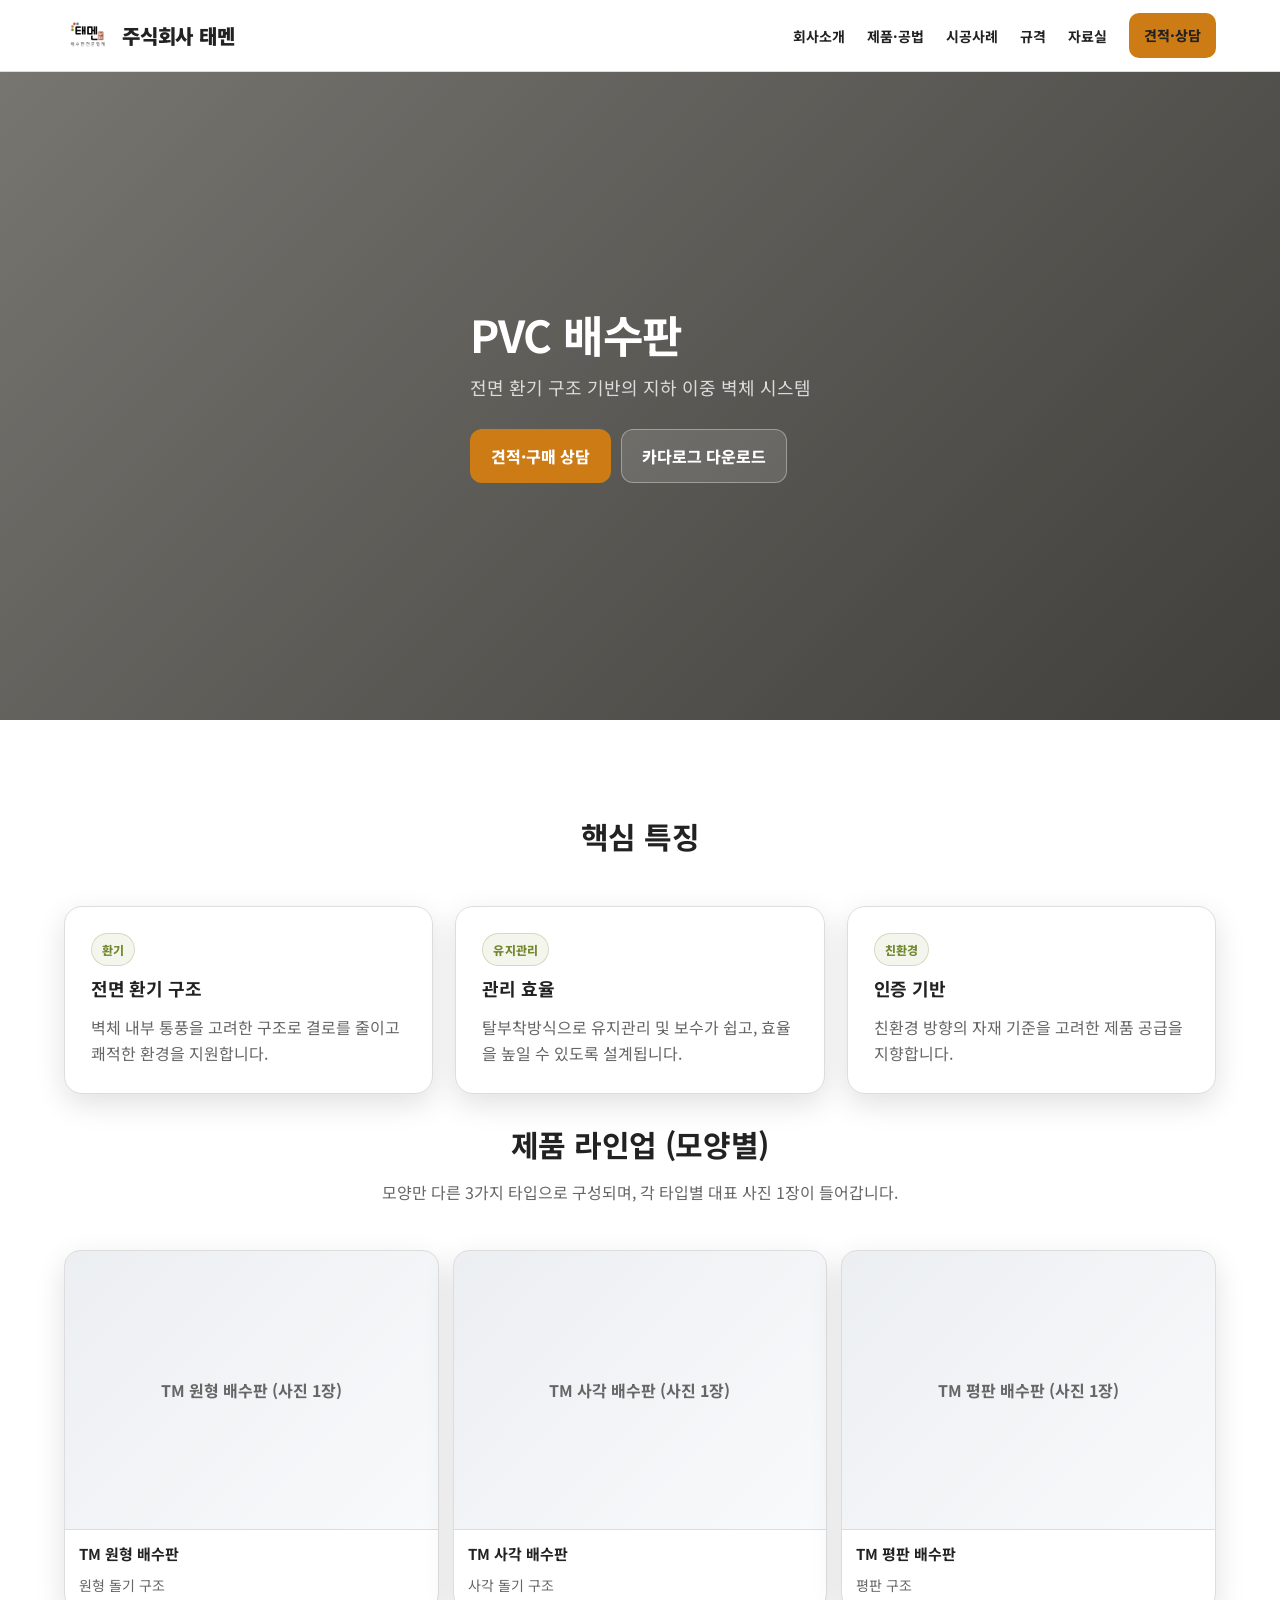
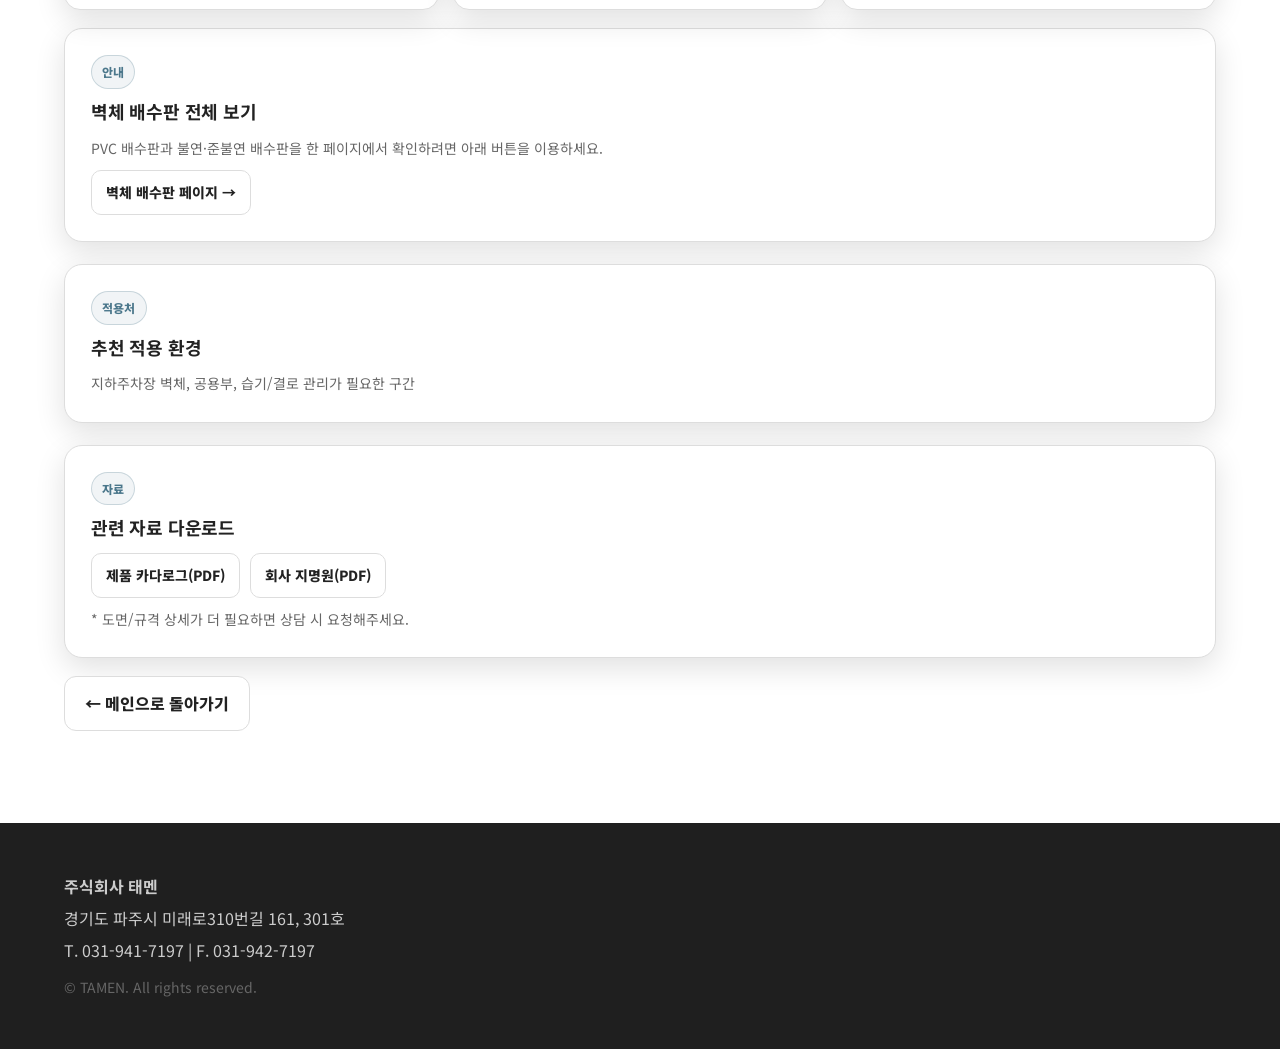
<file: pvc.html>
<!DOCTYPE html>
<html lang="ko" data-contact-email="tae-men@naver.com">

<head>
  <meta charset="UTF-8" />
  <meta name="viewport" content="width=device-width, initial-scale=1.0" />
  <title>PVC 배수판 | 주식회사 태멘</title>
  <meta name="description" content="전면 환기 구조 기반의 PVC 벽체 배수판(원형/사각/평판) 라인업." />
  <link rel="preconnect" href="https://fonts.googleapis.com">
  <link rel="preconnect" href="https://fonts.gstatic.com" crossorigin>
  <link href="https://fonts.googleapis.com/css2?family=Noto+Sans+KR:wght@400;500;700;800;900&display=swap"
    rel="stylesheet">
  <link rel="stylesheet" href="styles.css" />
</head>

<body>

  <header>
    <div class="container nav" aria-label="상단 메뉴">
      <div class="brand">
        <img src="assets/logo.jpg" alt="주식회사 태멘 로고" class="logo-img" />
        <a href="index.html#top">주식회사 태멘</a>
      </div>

      <button class="menuBtn" id="menuBtn" aria-expanded="false" aria-controls="mobileMenu">☰ 메뉴</button>

      <ul aria-label="메인 메뉴">
        <li><a href="index.html#company">회사소개</a></li>
        <li><a href="index.html#solutions">제품·공법</a></li>
        <li><a href="index.html#projects">시공사례</a></li>
        <li><a href="index.html#spec">규격</a></li>
        <li><a href="index.html#resources">자료실</a></li>
        <li><a class="btn small" href="index.html#consult">견적·상담</a></li>
      </ul>
    </div>
  </header>

  <div class="mobileMenu" id="mobileMenu">
    <a href="index.html#company">회사소개</a>
    <a href="index.html#solutions">제품·공법</a>
    <a href="index.html#projects">시공사례</a>
    <a href="index.html#spec">규격</a>
    <a href="index.html#resources">자료실</a>
    <a href="index.html#consult">견적·상담</a>
  </div>

  <main>
    <section class="page-title-bar" aria-label="제품 상세 헤더">
      <div class="container">
        <h1>PVC 배수판</h1>
        <p>전면 환기 구조 기반의 지하 이중 벽체 시스템</p>
        <div class="ctaRow" style="margin-top:16px;">
          <a class="btn" href="index.html#consult">견적·구매 상담</a>
          <a class="btn secondary" href="assets/catalog.pdf" download>카다로그 다운로드</a>
        </div>
      </div>
    </section>

    <section>
      <div class="container">
        <div class="section-title">
          <h2>핵심 특징</h2>
        </div>

        <div class="grid">
          <div class="card">
            <span class="tag eco">환기</span>
            <h3>전면 환기 구조</h3>
            <p>벽체 내부 통풍을 고려한 구조로 결로를 줄이고 쾌적한 환경을 지원합니다.</p>
          </div>
          <div class="card">
            <span class="tag eco">유지관리</span>
            <h3>관리 효율</h3>
            <p>탈부착방식으로 유지관리 및 보수가 쉽고, 효율을 높일 수 있도록 설계됩니다.</p>
          </div>
          <div class="card">
            <span class="tag eco">친환경</span>
            <h3>인증 기반</h3>
            <p>친환경 방향의 자재 기준을 고려한 제품 공급을 지향합니다.</p>
          </div>
        
        </div>

        <div class="section-title" style="margin-top:26px;">
          <h2>제품 라인업 (모양별)</h2>
          <p>모양만 다른 3가지 타입으로 구성되며, 각 타입별 대표 사진 1장이 들어갑니다.</p>
        </div>

        <div class="photoGrid">
          <div class="photoCard">
            <div class="photoPlaceholder">TM 원형 배수판 (사진 1장)</div>
            <div class="photoMeta">
              <b>TM 원형 배수판</b>
              <span class="muted">원형 돌기 구조</span>
            </div>
          </div>

          <div class="photoCard">
            <div class="photoPlaceholder">TM 사각 배수판 (사진 1장)</div>
            <div class="photoMeta">
              <b>TM 사각 배수판</b>
              <span class="muted">사각 돌기 구조</span>
            </div>
          </div>

          <div class="photoCard">
            <div class="photoPlaceholder">TM 평판 배수판 (사진 1장)</div>
            <div class="photoMeta">
              <b>TM 평판 배수판</b>
              <span class="muted">평판 구조</span>
            </div>
          </div>
        </div>

        <div class="card" style="margin-top:18px;">
          <span class="tag tech">안내</span>
          <h3>벽체 배수판 전체 보기</h3>
          <p class="muted">PVC 배수판과 불연·준불연 배수판을 한 페이지에서 확인하려면 아래 버튼을 이용하세요.</p>
          <div style="margin-top:10px;">
            <a class="btn small secondary" href="wall.html">벽체 배수판 페이지 →</a>
          </div>
        </div>

        <div class="card" style="margin-top:22px;">
          <span class="tag tech">적용처</span>
          <h3>추천 적용 환경</h3>
          <p class="muted">지하주차장 벽체, 공용부, 습기/결로 관리가 필요한 구간</p>
        </div>

        <div class="card" style="margin-top:22px;">
          <span class="tag tech">자료</span>
          <h3>관련 자료 다운로드</h3>
          <div style="display:flex; gap:10px; flex-wrap:wrap; margin-top:10px;">
            <a class="btn small secondary" href="assets/catalog.pdf" download>제품 카다로그(PDF)</a>
            <a class="btn small secondary" href="assets/company-profile.pdf" download>회사 지명원(PDF)</a>
          </div>
          <p class="muted" style="margin-top:10px;">* 도면/규격 상세가 더 필요하면 상담 시 요청해주세요.</p>
        </div>

        <div style="margin-top:18px;">
          <a class="btn secondary" href="index.html#solutions">← 메인으로 돌아가기</a>
        </div>
      </div>
    </section>
  </main>

  <footer>
    <div class="container">
      <p><strong>주식회사 태멘</strong></p>
      <p>경기도 파주시 미래로310번길 161, 301호</p>
      <p>T. 031-941-7197 | F. 031-942-7197</p>
      <p class="muted" style="margin-top:12px;">© TAMEN. All rights reserved.</p>
    </div>
  </footer>

  <script src="main.js"></script>
</body>

</html>
</file>
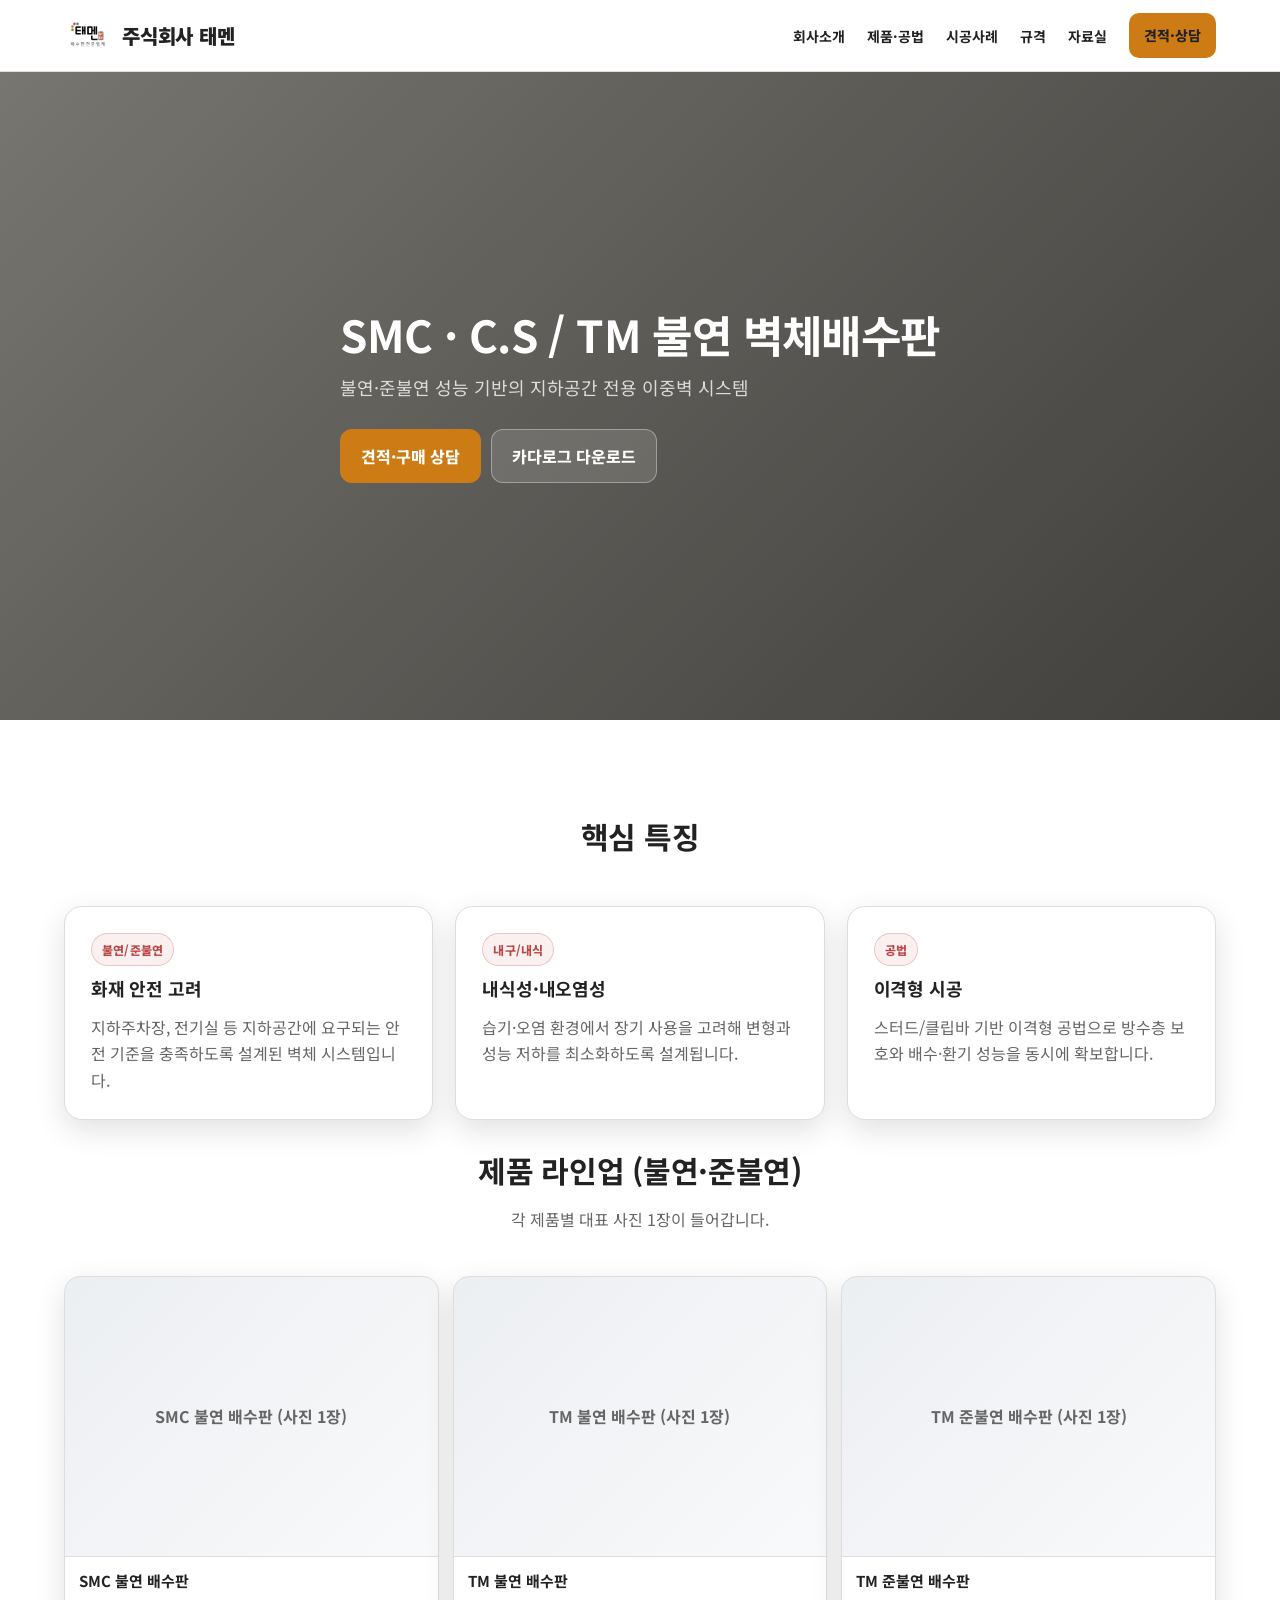
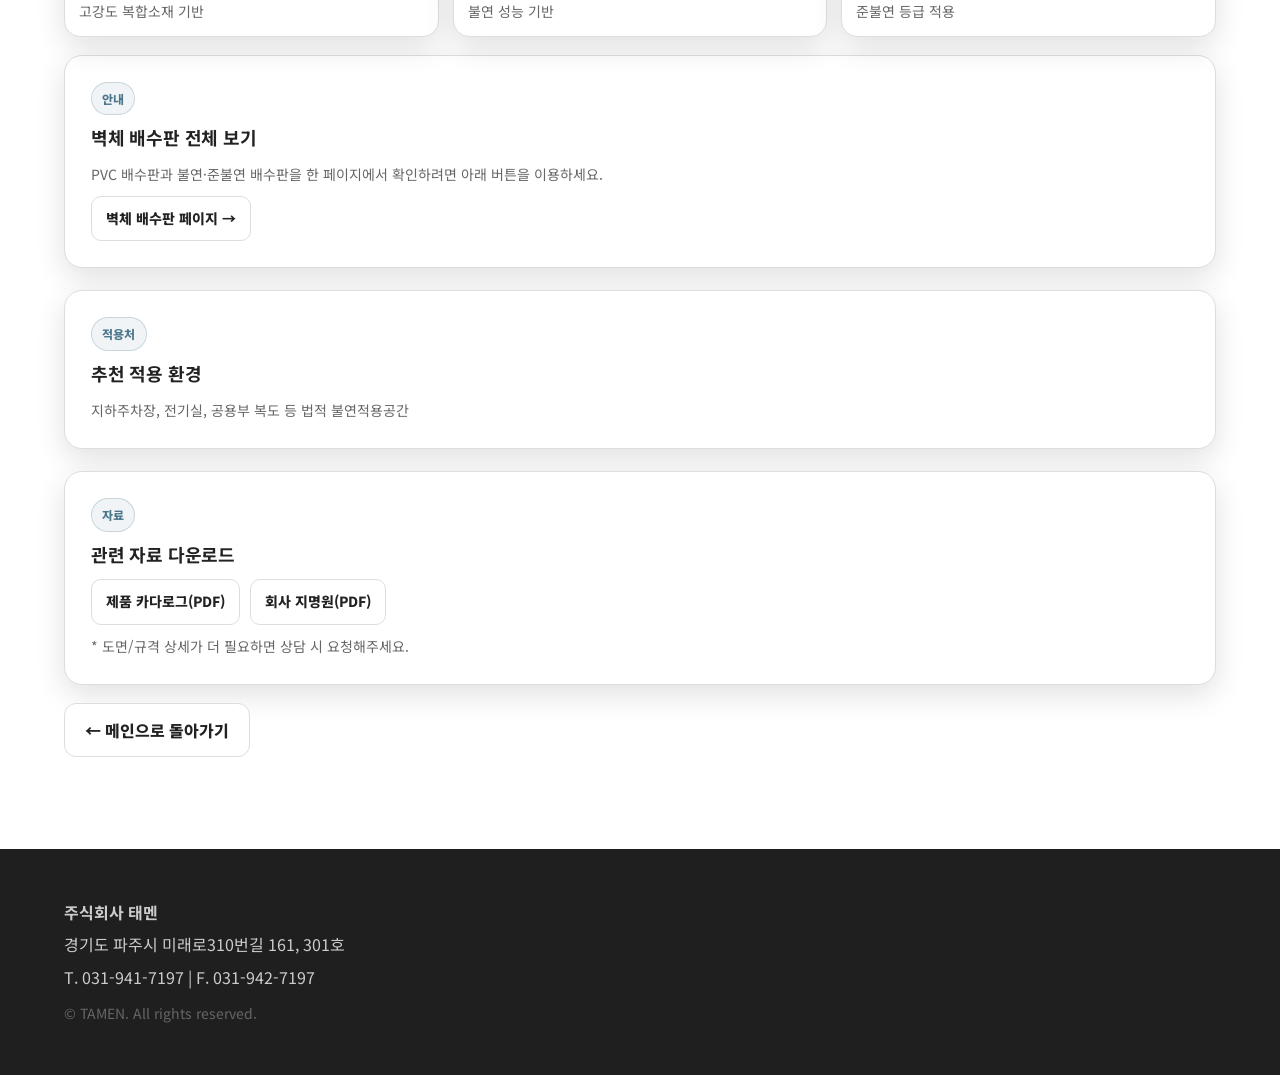
<file: smc.html>
<!DOCTYPE html>
<html lang="ko" data-contact-email="tae-men@naver.com">

<head>
  <meta charset="UTF-8" />
  <meta name="viewport" content="width=device-width, initial-scale=1.0" />
  <title>SMC · C.S / TM 불연 벽체배수판 | 주식회사 태멘</title>
  <meta name="description" content="불연·준불연 성능 기반의 지하공간 전용 벽체 이중벽 솔루션." />
  <link rel="preconnect" href="https://fonts.googleapis.com">
  <link rel="preconnect" href="https://fonts.gstatic.com" crossorigin>
  <link href="https://fonts.googleapis.com/css2?family=Noto+Sans+KR:wght@400;500;700;800;900&display=swap"
    rel="stylesheet">
  <link rel="stylesheet" href="styles.css" />
</head>

<body>

  <header>
    <div class="container nav" aria-label="상단 메뉴">
      <div class="brand">
        <img src="assets/logo.jpg" alt="주식회사 태멘 로고" class="logo-img" />
        <a href="index.html#top">주식회사 태멘</a>
      </div>

      <button class="menuBtn" id="menuBtn" aria-expanded="false" aria-controls="mobileMenu">☰ 메뉴</button>

      <ul aria-label="메인 메뉴">
        <li><a href="index.html#company">회사소개</a></li>
        <li><a href="index.html#solutions">제품·공법</a></li>
        <li><a href="index.html#projects">시공사례</a></li>
        <li><a href="index.html#spec">규격</a></li>
        <li><a href="index.html#resources">자료실</a></li>
        <li><a class="btn small" href="index.html#consult">견적·상담</a></li>
      </ul>
    </div>
  </header>

  <div class="mobileMenu" id="mobileMenu">
    <a href="index.html#company">회사소개</a>
    <a href="index.html#solutions">제품·공법</a>
    <a href="index.html#projects">시공사례</a>
    <a href="index.html#spec">규격</a>
    <a href="index.html#resources">자료실</a>
    <a href="index.html#consult">견적·상담</a>
  </div>

  <main>
    <section class="page-title-bar" aria-label="제품 상세 헤더">
      <div class="container">
        <h1>SMC · C.S / TM 불연 벽체배수판</h1>
        <p>불연·준불연 성능 기반의 지하공간 전용 이중벽 시스템</p>
        <div class="ctaRow" style="margin-top:16px;">
          <a class="btn" href="index.html#consult">견적·구매 상담</a>
          <a class="btn secondary" href="assets/catalog.pdf" download>카다로그 다운로드</a>
        </div>
      </div>
    </section>

    <section>
      <div class="container">
        <div class="section-title">
          <h2>핵심 특징</h2>
        </div>

        <div class="grid">
          <div class="card">
            <span class="tag fire">불연/준불연</span>
            <h3>화재 안전 고려</h3>
            <p>지하주차장, 전기실 등 지하공간에 요구되는 안전 기준을 충족하도록 설계된 벽체 시스템입니다.</p>
          </div>
          <div class="card">
            <span class="tag fire">내구/내식</span>
            <h3>내식성·내오염성</h3>
            <p>습기·오염 환경에서 장기 사용을 고려해 변형과 성능 저하를 최소화하도록 설계됩니다.</p>
          </div>
          <div class="card">
            <span class="tag fire">공법</span>
            <h3>이격형 시공</h3>
            <p>스터드/클립바 기반 이격형 공법으로 방수층 보호와 배수·환기 성능을 동시에 확보합니다.</p>
          </div>
        
        </div>

        <div class="section-title" style="margin-top:26px;">
          <h2>제품 라인업 (불연·준불연)</h2>
          <p>각 제품별 대표 사진 1장이 들어갑니다.</p>
        </div>

        <div class="photoGrid">
          <div class="photoCard">
            <div class="photoPlaceholder">SMC 불연 배수판 (사진 1장)</div>
            <div class="photoMeta">
              <b>SMC 불연 배수판</b>
              <span class="muted">고강도 복합소재 기반</span>
            </div>
          </div>

          <div class="photoCard">
            <div class="photoPlaceholder">TM 불연 배수판 (사진 1장)</div>
            <div class="photoMeta">
              <b>TM 불연 배수판</b>
              <span class="muted">불연 성능 기반</span>
            </div>
          </div>

          <div class="photoCard">
            <div class="photoPlaceholder">TM 준불연 배수판 (사진 1장)</div>
            <div class="photoMeta">
              <b>TM 준불연 배수판</b>
              <span class="muted">준불연 등급 적용</span>
            </div>
          </div>
        </div>

        <div class="card" style="margin-top:18px;">
          <span class="tag tech">안내</span>
          <h3>벽체 배수판 전체 보기</h3>
          <p class="muted">PVC 배수판과 불연·준불연 배수판을 한 페이지에서 확인하려면 아래 버튼을 이용하세요.</p>
          <div style="margin-top:10px;">
            <a class="btn small secondary" href="wall.html">벽체 배수판 페이지 →</a>
          </div>
        </div>

        <div class="card" style="margin-top:22px;">
          <span class="tag tech">적용처</span>
          <h3>추천 적용 환경</h3>
          <p class="muted">지하주차장, 전기실, 공용부 복도 등 법적 불연적용공간</p>
        </div>

        <div class="card" style="margin-top:22px;">
          <span class="tag tech">자료</span>
          <h3>관련 자료 다운로드</h3>
          <div style="display:flex; gap:10px; flex-wrap:wrap; margin-top:10px;">
            <a class="btn small secondary" href="assets/catalog.pdf" download>제품 카다로그(PDF)</a>
            <a class="btn small secondary" href="assets/company-profile.pdf" download>회사 지명원(PDF)</a>
          </div>
          <p class="muted" style="margin-top:10px;">* 도면/규격 상세가 더 필요하면 상담 시 요청해주세요.</p>
        </div>

        <div style="margin-top:18px;">
          <a class="btn secondary" href="index.html#solutions">← 메인으로 돌아가기</a>
        </div>
      </div>
    </section>
  </main>

  <footer>
    <div class="container">
      <p><strong>주식회사 태멘</strong></p>
      <p>경기도 파주시 미래로310번길 161, 301호</p>
      <p>T. 031-941-7197 | F. 031-942-7197</p>
      <p class="muted" style="margin-top:12px;">© TAMEN. All rights reserved.</p>
    </div>
  </footer>

  <script src="main.js"></script>
</body>

</html>
</file>
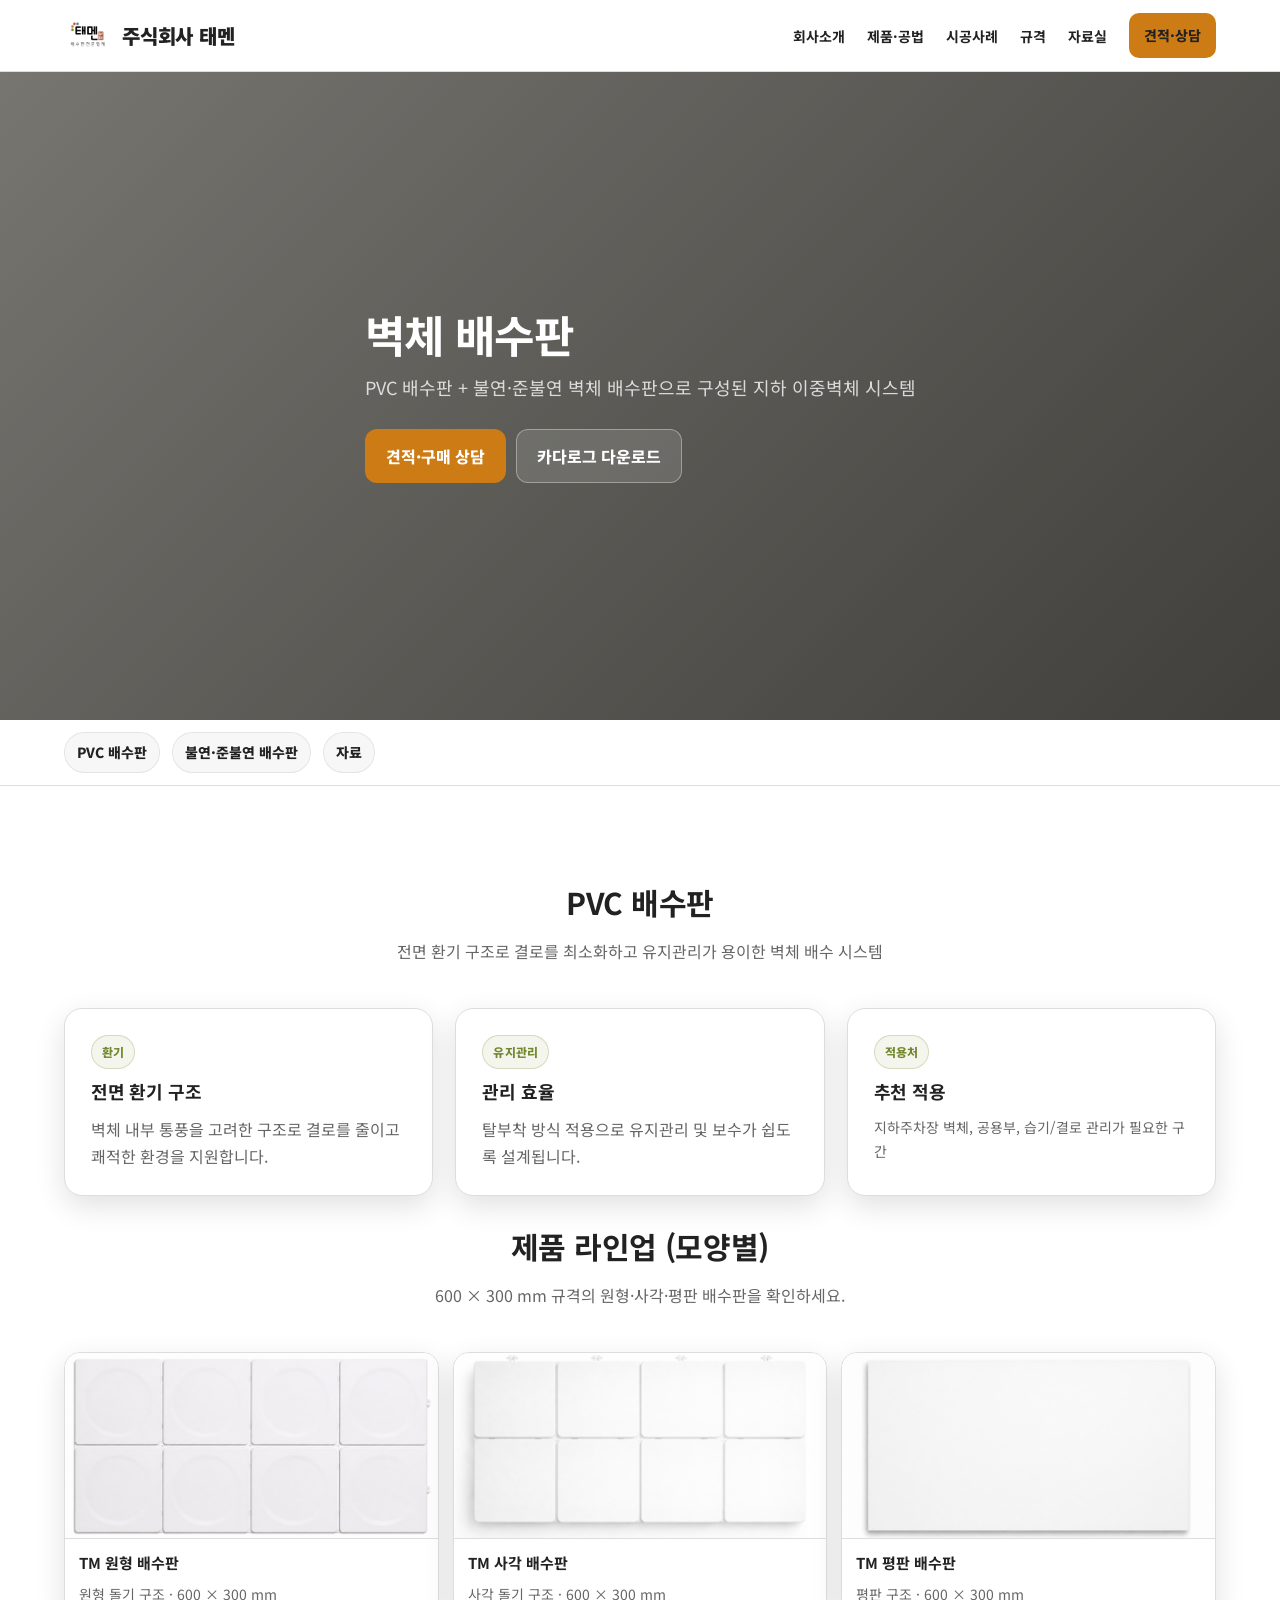
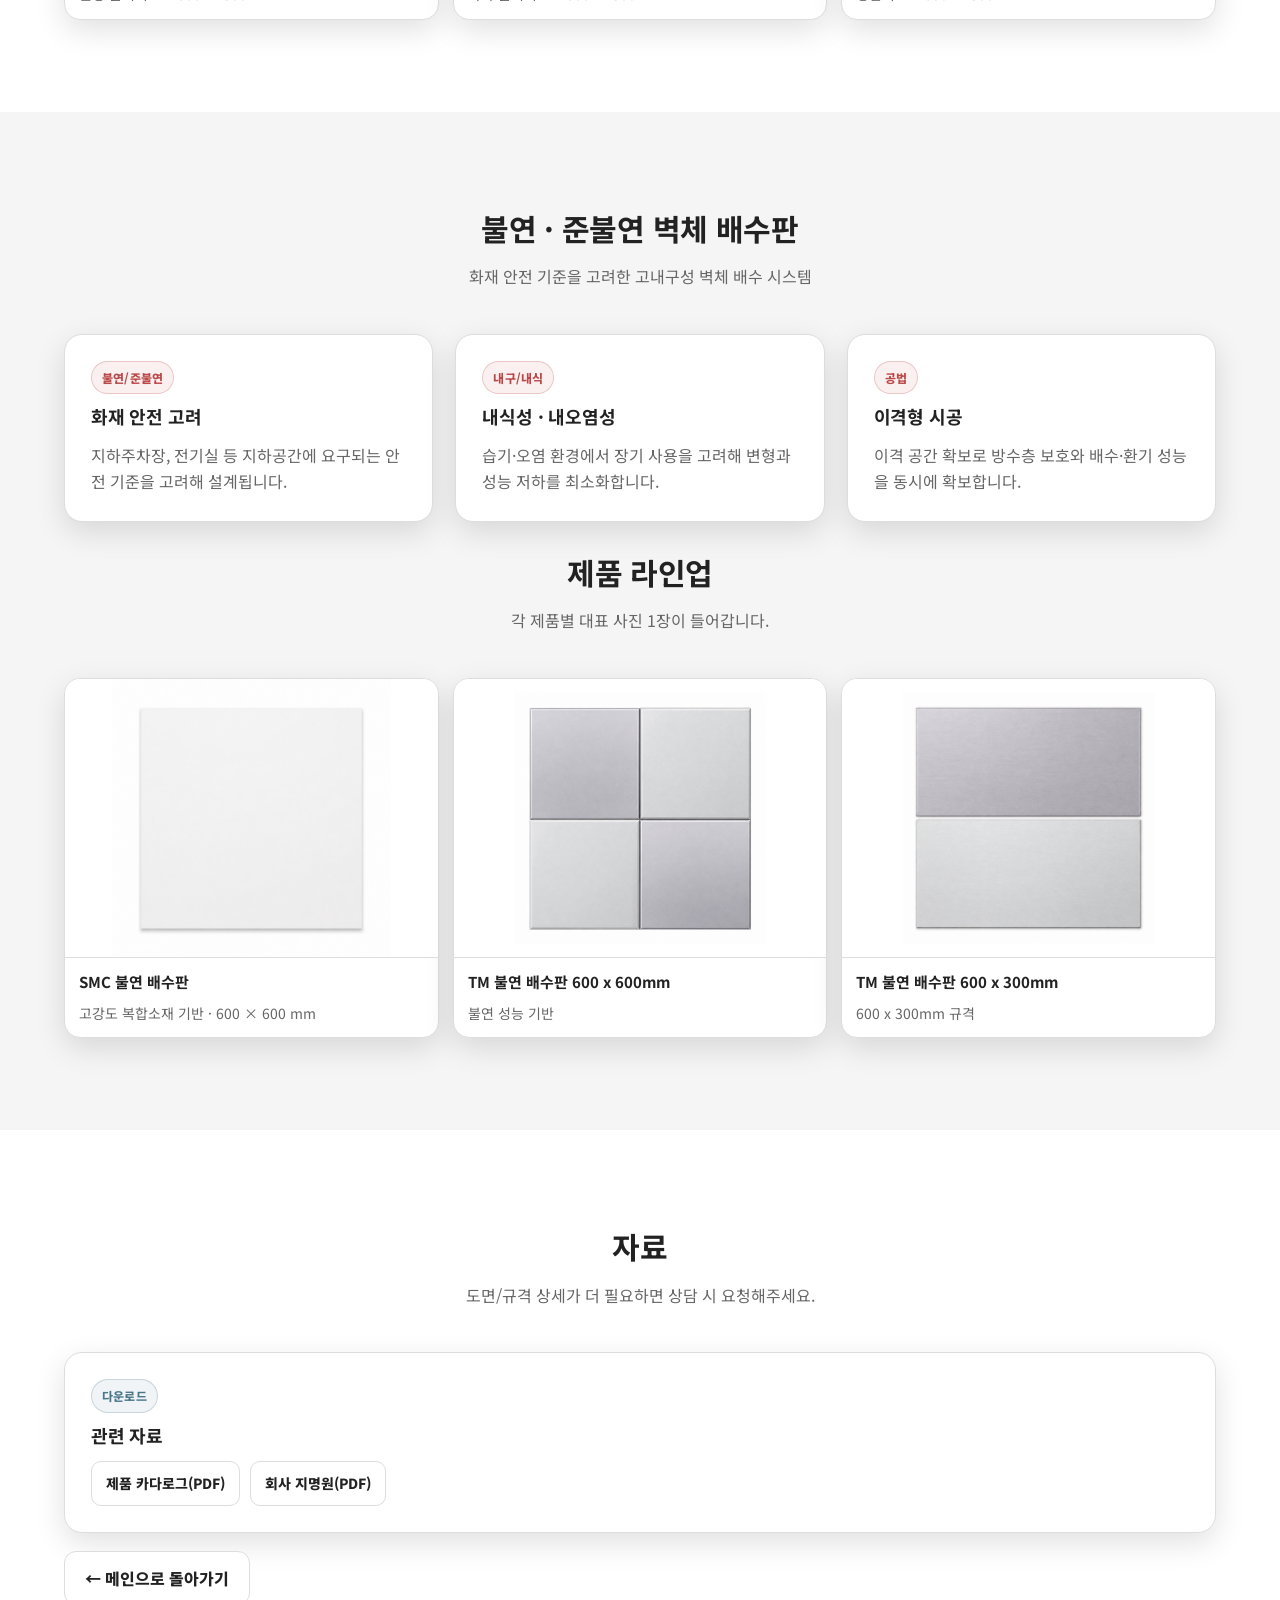
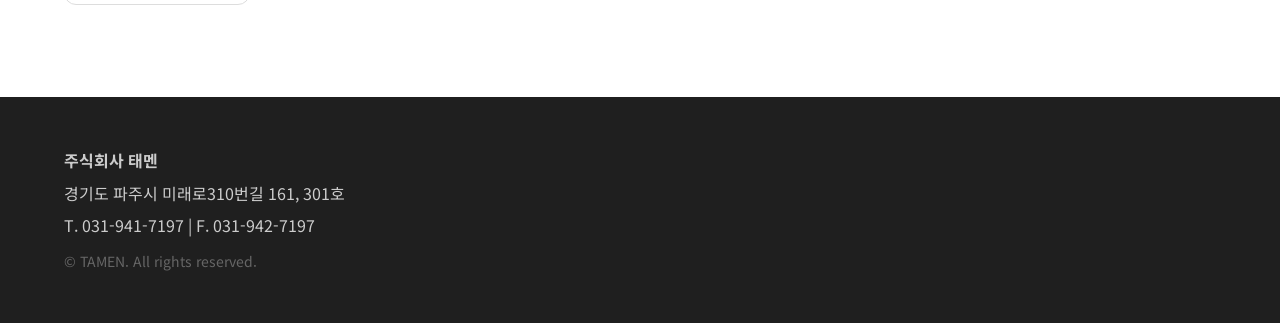
<file: wall.html>
<!DOCTYPE html>
<html lang="ko" data-contact-email="tae-men@naver.com">

<head>
  <meta charset="UTF-8" />
  <meta name="viewport" content="width=device-width, initial-scale=1.0" />
  <title>벽체 배수판 | 주식회사 태멘</title>
  <meta name="description" content="PVC 배수판(원형/사각/평판)과 불연·준불연 배수판(SMC/TM) 라인업을 한눈에 확인하세요." />
  <link rel="preconnect" href="https://fonts.googleapis.com">
  <link rel="preconnect" href="https://fonts.gstatic.com" crossorigin>
  <link href="https://fonts.googleapis.com/css2?family=Noto+Sans+KR:wght@400;500;700;800;900&display=swap"
    rel="stylesheet">
  <link rel="stylesheet" href="styles.css" />
</head>

<body>

  <header>
    <div class="container nav" aria-label="상단 메뉴">
      <div class="brand">
        <img src="assets/logo.jpg" alt="주식회사 태멘 로고" class="logo-img" />
        <a href="index.html#top">주식회사 태멘</a>
      </div>

      <button class="menuBtn" id="menuBtn" aria-expanded="false" aria-controls="mobileMenu">☰ 메뉴</button>

      <ul aria-label="메인 메뉴">
        <li><a href="index.html#company">회사소개</a></li>
        <li><a href="index.html#solutions">제품·공법</a></li>
        <li><a href="index.html#projects">시공사례</a></li>
        <li><a href="index.html#spec">규격</a></li>
        <li><a href="index.html#resources">자료실</a></li>
        <li><a class="btn small" href="index.html#consult">견적·상담</a></li>
      </ul>
    </div>
  </header>

  <div class="mobileMenu" id="mobileMenu">
    <a href="index.html#company">회사소개</a>
    <a href="index.html#solutions">제품·공법</a>
    <a href="index.html#projects">시공사례</a>
    <a href="index.html#spec">규격</a>
    <a href="index.html#resources">자료실</a>
    <a href="index.html#consult">견적·상담</a>
  </div>

  <main>
    <section class="page-title-bar" aria-label="제품 상세 헤더">
      <div class="container">
        <h1>벽체 배수판</h1>
        <p>PVC 배수판 + 불연·준불연 벽체 배수판으로 구성된 지하 이중벽체 시스템</p>
        <div class="ctaRow" style="margin-top:16px;">
          <a class="btn" href="index.html#consult">견적·구매 상담</a>
          <a class="btn secondary" href="assets/catalog.pdf" download>카다로그 다운로드</a>
        </div>
      </div>
    </section>

    <!-- 제품 바로가기 (Sticky) -->
    <nav class="subnav" aria-label="벽체 배수판 하위 메뉴">
      <div class="container subnavInner">
        <a href="#pvc-wall">PVC 배수판</a>
        <a href="#fire-wall">불연·준불연 배수판</a>
        <a href="#downloads">자료</a>
      </div>
    </nav>

    <section id="pvc-wall" aria-label="PVC 배수판">
      <div class="container">
        <div class="section-title">
          <h2>PVC 배수판</h2>
          <p>전면 환기 구조로 결로를 최소화하고 유지관리가 용이한 벽체 배수 시스템</p>
        </div>

        <div class="grid">
          <div class="card">
            <span class="tag eco">환기</span>
            <h3>전면 환기 구조</h3>
            <p>벽체 내부 통풍을 고려한 구조로 결로를 줄이고 쾌적한 환경을 지원합니다.</p>
          </div>
          <div class="card">
            <span class="tag eco">유지관리</span>
            <h3>관리 효율</h3>
            <p>탈부착 방식 적용으로 유지관리 및 보수가 쉽도록 설계됩니다.</p>
          </div>
          <div class="card">
            <span class="tag eco">적용처</span>
            <h3>추천 적용</h3>
            <p class="muted">지하주차장 벽체, 공용부, 습기/결로 관리가 필요한 구간</p>
          </div>
        </div>

        <div class="section-title" style="margin-top:26px;">
          <h2>제품 라인업 (모양별)</h2>
          <p>600 × 300 mm 규격의 원형·사각·평판 배수판을 확인하세요.</p>
        </div>

        <div class="photoGrid">
          <div class="photoCard">
            <div class="productPhoto">
              <img src="assets/products/pvc-round-white.png" alt="TM 원형 배수판 — 가로 600 mm, 세로 300 mm" width="1536" height="1024" loading="lazy" decoding="async" />
            </div>
            <div class="photoMeta">
              <b>TM 원형 배수판</b>
              <span class="muted">원형 돌기 구조 · 600 × 300 mm</span>
            </div>
          </div>

          <div class="photoCard">
            <div class="productPhoto">
              <img src="assets/products/pvc-square-white.png" alt="TM 사각 배수판 — 가로 600 mm, 세로 300 mm" width="1536" height="1024" loading="lazy" decoding="async" />
            </div>
            <div class="photoMeta">
              <b>TM 사각 배수판</b>
              <span class="muted">사각 돌기 구조 · 600 × 300 mm</span>
            </div>
          </div>

          <div class="photoCard">
            <div class="productPhoto">
              <img src="assets/products/pvc-flat-white.png" alt="TM 평판 배수판 — 가로 600 mm, 세로 300 mm" width="1536" height="1024" loading="lazy" decoding="async" />
            </div>
            <div class="photoMeta">
              <b>TM 평판 배수판</b>
              <span class="muted">평판 구조 · 600 × 300 mm</span>
            </div>
          </div>
        </div>
      </div>
    </section>

    <section id="fire-wall" class="bg" aria-label="불연·준불연 벽체 배수판">
      <div class="container">
        <div class="section-title">
          <h2>불연 · 준불연 벽체 배수판</h2>
          <p>화재 안전 기준을 고려한 고내구성 벽체 배수 시스템</p>
        </div>

        <div class="grid">
          <div class="card">
            <span class="tag fire">불연/준불연</span>
            <h3>화재 안전 고려</h3>
            <p>지하주차장, 전기실 등 지하공간에 요구되는 안전 기준을 고려해 설계됩니다.</p>
          </div>
          <div class="card">
            <span class="tag fire">내구/내식</span>
            <h3>내식성 · 내오염성</h3>
            <p>습기·오염 환경에서 장기 사용을 고려해 변형과 성능 저하를 최소화합니다.</p>
          </div>
          <div class="card">
            <span class="tag fire">공법</span>
            <h3>이격형 시공</h3>
            <p>이격 공간 확보로 방수층 보호와 배수·환기 성능을 동시에 확보합니다.</p>
          </div>
        </div>

        <div class="section-title" style="margin-top:26px;">
          <h2>제품 라인업</h2>
          <p>각 제품별 대표 사진 1장이 들어갑니다.</p>
        </div>

        <div class="photoGrid">
          <div class="photoCard">
            <div class="photoPlaceholder" style="position:relative;padding:0;background:#fff;">
              <img src="assets/products/smc-white.png" alt="SMC 불연 배수판 — 가로 600 mm, 세로 600 mm" width="1254" height="1254" loading="lazy" decoding="async" style="position:absolute;inset:0;display:block;width:100%;height:100%;object-fit:contain;" />
            </div>
            <div class="photoMeta">
              <b>SMC 불연 배수판</b>
              <span class="muted">고강도 복합소재 기반 · 600 × 600 mm</span>
            </div>
          </div>

          <div class="photoCard">
            <div class="photoPlaceholder" style="position:relative;padding:0;background:#fff;">
              <img src="assets/products/tm-fire-600-square.png" alt="TM 불연 배수판 600 x 600mm — 정사각형 판 4개 시공 형태" width="1254" height="1254" loading="lazy" decoding="async" style="position:absolute;inset:0;display:block;width:100%;height:100%;object-fit:contain;transform:scale(0.9);" />
            </div>
            <div class="photoMeta">
              <b>TM 불연 배수판 600 x 600mm</b>
              <span class="muted">불연 성능 기반</span>
            </div>
          </div>

          <div class="photoCard">
            <div class="photoPlaceholder" style="position:relative;padding:0;background:#fff;">
              <img src="assets/products/tm-fire-600x300.png" alt="TM 불연 배수판 600 x 300mm — 직사각형 판 2개 위아래 배열" width="1254" height="1254" loading="lazy" decoding="async" style="position:absolute;inset:0;display:block;width:100%;height:100%;object-fit:contain;transform:scale(0.9);" />
            </div>
            <div class="photoMeta">
              <b>TM 불연 배수판 600 x 300mm</b>
              <span class="muted">600 x 300mm 규격</span>
            </div>
          </div>
        </div>
      </div>
    </section>


    <section id="downloads" aria-label="관련 자료 다운로드">
      <div class="container">
        <div class="section-title">
          <h2>자료</h2>
          <p>도면/규격 상세가 더 필요하면 상담 시 요청해주세요.</p>
        </div>

        <div class="card">
          <span class="tag tech">다운로드</span>
          <h3>관련 자료</h3>
          <div style="display:flex; gap:10px; flex-wrap:wrap; margin-top:10px;">
            <a class="btn small secondary" href="assets/catalog.pdf" download>제품 카다로그(PDF)</a>
            <a class="btn small secondary" href="assets/company-profile.pdf" download>회사 지명원(PDF)</a>
          </div>
        </div>

        <div style="margin-top:18px;">
          <a class="btn secondary" href="index.html#solutions">← 메인으로 돌아가기</a>
        </div>
      </div>
    </section>
  </main>

  <footer>
    <div class="container">
      <p><strong>주식회사 태멘</strong></p>
      <p>경기도 파주시 미래로310번길 161, 301호</p>
      <p>T. 031-941-7197 | F. 031-942-7197</p>
      <p class="muted" style="margin-top:12px;">© TAMEN. All rights reserved.</p>
    </div>
  </footer>


  <script src="main.js"></script>
</body>

</html>
</file>
<file: styles.css>
:root {
  --eco: #72872E;
  --cta: #CD7B15;
  --fire: #BB4848;
  --tech: #4B778B;
  --bg: #F5F5F5;
  --dark: #1f1f1f;
  --text: #222;
  --muted: #666;
  --line: #ddd;
  --max: 1200px;
  --headerH: 72px;
  --radius: 18px;
  --shadow: 0 10px 30px rgba(0, 0, 0, .12);
}

* {
  box-sizing: border-box
}

html {
  scroll-behavior: smooth;
  scroll-padding-top: calc(var(--headerH) + 12px);
}

body {
  margin: 0;
  font-family: 'Noto Sans KR', system-ui, -apple-system, Segoe UI, Roboto, sans-serif;
  background: #fff;
  color: var(--text);
  line-height: 1.65;
}

a {
  color: inherit
}

.container {
  max-width: var(--max);
  margin: auto;
  padding: 0 24px;
}

section {
  padding: 92px 0;
}

section[id] {
  scroll-margin-top: calc(var(--headerH) + 14px);
}

.section-title {
  text-align: center;
  margin-bottom: 44px;
}

.section-title h2 {
  margin: 0 0 10px;
  font-size: 30px;
  letter-spacing: -.3px;
}

.section-title p {
  margin: 0;
  color: var(--muted);
}

.grid {
  display: grid;
  grid-template-columns: repeat(auto-fit, minmax(280px, 1fr));
  gap: 22px;
}

.card {
  border: 1px solid var(--line);
  padding: 26px;
  background: #fff;
  border-radius: var(--radius);
  box-shadow: var(--shadow);
  overflow: hidden;
}

/* TM 바닥배수판(일반형) - 매트형/사출형 카드 상단 이미지 */
.product-sub-img {
  width: 100%;
  height: 180px;
  object-fit: cover;
  display: block;
  border-radius: 14px;
  margin-bottom: 16px;
  border: 1px solid rgba(0, 0, 0, .06);
  background: #fff;
}

.card h3 {
  margin: 8px 0 10px;
  font-size: 18px;
  letter-spacing: -.2px;
}

.card p {
  margin: 0;
  color: var(--muted);
}

.tag {
  font-size: 12px;
  font-weight: 800;
  letter-spacing: .2px;
  padding: 6px 10px;
  border-radius: 999px;
  display: inline-block;
  border: 1px solid rgba(0, 0, 0, .08);
  background: rgba(0, 0, 0, .03);
}

.tag.fire {
  color: var(--fire);
  border-color: rgba(187, 72, 72, .25);
  background: rgba(187, 72, 72, .08);
}

.tag.eco {
  color: var(--eco);
  border-color: rgba(114, 135, 46, .25);
  background: rgba(114, 135, 46, .08);
}

.tag.tech {
  color: var(--tech);
  border-color: rgba(75, 119, 139, .25);
  background: rgba(75, 119, 139, .08);
}

.btn {
  display: inline-flex;
  align-items: center;
  justify-content: center;
  gap: 10px;
  background: var(--cta);
  color: #fff;
  padding: 13px 20px;
  text-decoration: none;
  font-weight: 800;
  border-radius: 12px;
  border: 1px solid transparent;
  transition: .15s ease;
  cursor: pointer;
}

.btn:hover {
  transform: translateY(-1px);
  filter: brightness(.98);
}

.btn.secondary {
  background: #fff;
  color: var(--text);
  border-color: var(--line);
}

/* Light-green detail buttons only in the homepage product cards. */
#solutions .card .btn {
  background: #B7D75B;
  border-color: #B7D75B;
  color: #263414;
}

#solutions .card .btn:hover {
  background: #A8C94C;
  border-color: #A8C94C;
}

#solutions .card .btn:focus-visible {
  outline: 3px solid #526D24;
  outline-offset: 3px;
}

/* Floor drainage: darker orange label and brighter orange detail button. */
#solutions .card:has(a[href="drainage.html"]) .tag {
  background: #A64B0C;
  border-color: #A64B0C;
  color: #fff;
}

#solutions .card .btn[href="drainage.html"] {
  background: #F6A23A;
  border-color: #F6A23A;
  color: #442304;
}

#solutions .card .btn[href="drainage.html"]:hover {
  background: #ED9428;
  border-color: #ED9428;
}

#solutions .card .btn[href="drainage.html"]:focus-visible {
  outline-color: #A64B0C;
}

/* Waterproof protection: dark red label and brighter red detail button. */
#solutions .card:has(a[href="waterproof.html"]) .tag {
  background: #9E262D;
  border-color: #9E262D;
  color: #fff;
}

#solutions .card .btn[href="waterproof.html"] {
  background: #EF6468;
  border-color: #EF6468;
  color: #3B1014;
}

#solutions .card .btn[href="waterproof.html"]:hover {
  background: #E9545A;
  border-color: #E9545A;
}

#solutions .card .btn[href="waterproof.html"]:focus-visible {
  outline-color: #9E262D;
}

.btn.small {
  padding: 10px 14px;
  border-radius: 10px;
  font-weight: 800;
  font-size: 14px;
}

.muted {
  color: var(--muted);
  font-size: 14px;
}

/* 공통 핵심 특징 - '추천 적용' 문장만 글씨 크기 통일 */
.featureText {
  font-size: 16px;
}

.hr {
  height: 1px;
  background: var(--line);
  margin: 18px 0;
  border: 0;
}

header {
  position: fixed;
  top: 0;
  width: 100%;
  background: rgba(255, 255, 255, .95);
  border-bottom: 1px solid var(--line);
  z-index: 1000;
  height: var(--headerH);
  display: flex;
  align-items: center;
  backdrop-filter: blur(12px);
}

.nav {
  display: flex;
  justify-content: space-between;
  align-items: center;
  width: 100%;
}

.brand {
  display: flex;
  align-items: center;
  gap: 10px;
  font-weight: 900;
  letter-spacing: -.2px;
  font-size: 20px;
}

.brand .logo {
  width: 34px;
  height: 34px;
  border-radius: 10px;
  background: linear-gradient(135deg, var(--tech), var(--eco));
}

.brand a {
  text-decoration: none;
}

.nav ul {
  list-style: none;
  display: flex;
  gap: 22px;
  margin: 0;
  padding: 0;
  align-items: center;
}

.nav ul a {
  text-decoration: none;
  color: var(--text);
  font-weight: 700;
  font-size: 14px;
}

.nav ul a:hover {
  color: #000;
}

.menuBtn {
  display: none;
  border: 1px solid var(--line);
  background: #fff;
  border-radius: 12px;
  padding: 10px 12px;
  font-weight: 900;
  cursor: pointer;
}

.mobileMenu {
  display: none;
  border-top: 1px solid var(--line);
  background: #fff;
}

.mobileMenu a {
  display: block;
  padding: 14px 24px;
  border-bottom: 1px solid #eee;
  text-decoration: none;
  font-weight: 800;
}

.hero {
  margin-top: var(--headerH);
  min-height: 560px;
  height: 72vh;
  background: var(--hero-bg, url('assets/hero-1.jpg')) center/cover no-repeat;
  position: relative;
  display: flex;
  align-items: center;
}

.hero::before {
  content: "";
  position: absolute;
  inset: 0;
  background: linear-gradient(90deg,
    rgba(120, 118, 112, 0.62),
    rgba(120, 118, 112, 0.38));
  pointer-events: none;
}

.hero-inner {
  position: relative;
  color: #fff;
  max-width: var(--max);
  margin: auto;
  padding: 0 24px;
}

.hero h1 {
  margin: 0 0 14px;
  font-size: 44px;
  letter-spacing: -.6px;
  line-height: 1.15;
}

.hero p {
  margin: 0 0 26px;
  max-width: 60ch;
  font-size: 18px;
  opacity: .95;
}

.hero .ctaRow {
  display: flex;
  gap: 10px;
  flex-wrap: wrap
}

/* Keep the building visible by placing desktop hero content on the right. */
@media (min-width: 1024px) {
  .hero .hero-inner {
    box-sizing: border-box;
    width: 40%;
    max-width: 640px;
    margin-left: auto;
    margin-right: 5%;
    padding: 0;
    text-align: left;
  }

  .hero h1 {
    font-size: clamp(30px, 2.3vw, 44px);
    line-height: 1.3;
    word-break: keep-all;
  }

  .hero p {
    word-break: keep-all;
    overflow-wrap: break-word;
  }

  .hero::before {
    background: linear-gradient(90deg,
      rgba(20, 28, 38, 0.10) 0%,
      rgba(20, 28, 38, 0.16) 45%,
      rgba(20, 28, 38, 0.55) 72%,
      rgba(20, 28, 38, 0.60) 100%);
  }
}

/* ===== 상세 페이지 타이틀 바 (히어로 이미지 없음, 동일 크기) ===== */
.page-title-bar {
  margin-top: var(--headerH);
  min-height: 560px;
  height: 72vh;
  display: flex;
  align-items: center;
  background: var(--page-hero-bg, linear-gradient(135deg, #6f6d67 0%, #5f5d58 50%, #4e4d49 100%));
  position: relative;
  overflow: hidden;
}

.page-title-bar::before {
  content: "";
  position: absolute;
  inset: 0;
  background: linear-gradient(135deg, rgba(255,255,255,0.06) 0%, rgba(0,0,0,0.18) 100%);
  pointer-events: none;
}

.page-title-bar .container {
  position: relative;
  z-index: 1;
}

.page-title-bar h1 {
  margin: 0 0 14px;
  font-size: 44px;
  letter-spacing: -.6px;
  line-height: 1.15;
  color: #fff;
}

.page-title-bar p {
  margin: 0 0 26px;
  font-size: 18px;
  color: rgba(255, 255, 255, 0.78);
  max-width: 60ch;
}

.page-title-bar .ctaRow {
  display: flex;
  gap: 10px;
  flex-wrap: wrap;
}

.page-title-bar .btn.secondary {
  background: rgba(255, 255, 255, 0.12);
  color: #fff;
  border-color: rgba(255, 255, 255, 0.35);
}

.page-title-bar .btn.secondary:hover {
  background: rgba(255, 255, 255, 0.2);
}

@media (max-width: 860px) {
  .page-title-bar {
    min-height: 500px;
  }

  .page-title-bar h1 {
    font-size: 30px;
  }

  .page-title-bar p {
    font-size: 15px;
  }
}

.hero .pillRow {
  margin-top: 18px;
  display: flex;
  gap: 10px;
  flex-wrap: wrap;
}

.hero .pill {
  font-size: 12px;
  font-weight: 800;
  padding: 8px 10px;
  border-radius: 999px;
  border: 1px solid rgba(255, 255, 255, .22);
  background: rgba(255, 255, 255, .10);
  color: rgba(255, 255, 255, .92);
}

.kpi {
  display: grid;
  grid-template-columns: repeat(4, 1fr);
  gap: 14px;
  margin-top: 18px;
}

.kpi .item {
  border: 1px solid rgba(255, 255, 255, .18);
  background: rgba(255, 255, 255, .08);
  border-radius: 16px;
  padding: 14px;
  color: #fff;
}

.kpi b {
  display: block;
  font-size: 18px
}

.kpi span {
  display: block;
  font-size: 12px;
  opacity: .85;
  margin-top: 3px
}

.tableWrap {
  overflow: auto;
  border-radius: 16px;
  border: 1px solid var(--line);
  box-shadow: var(--shadow);
}

table {
  width: 100%;
  border-collapse: collapse;
  min-width: 720px;
  background: #fff;
}

th,
td {
  padding: 14px 14px;
  border-bottom: 1px solid #eee;
  text-align: left;
  font-size: 14px;
}

th {
  background: rgba(0, 0, 0, .03);
  font-weight: 900;
}

tbody tr:hover {
  background: rgba(0, 0, 0, .02);
}

.split {
  display: grid;
  grid-template-columns: 1.1fr .9fr;
  gap: 22px;
  /* 카드 높이 통일(About 기준) */
  align-items: stretch;
}

/* split 내부 카드가 동일 높이로 늘어나도록 */
.split > .card {
  height: 100%;
}

.note {
  padding: 18px;
  border-radius: 16px;
  border: 1px dashed rgba(75, 119, 139, .35);
  background: rgba(75, 119, 139, .06);
}

.note b {
  display: block;
  margin-bottom: 6px
}

.badges {
  display: flex;
  gap: 10px;
  flex-wrap: wrap;
  margin-top: 10px
}

form {
  display: grid;
  gap: 10px;
  max-width: 760px;
  margin: 20px auto 0;
}

input,
textarea {
  width: 100%;
  padding: 12px 12px;
  border-radius: 12px;
  border: 1px solid var(--line);
  font-family: inherit;
  font-size: 15px;
}

textarea {
  min-height: 130px;
  resize: vertical;
}

footer {
  background: var(--dark);
  color: #ccc;
  padding: 44px 0;
}

footer p {
  margin: 6px 0;
}

footer a {
  color: #fff;
  opacity: .9
}

@media (max-width: 980px) {
  .split {
    grid-template-columns: 1fr;
  }

  .kpi {
    grid-template-columns: 1fr 1fr;
  }
}

@media (max-width: 860px) {
  .nav ul {
    display: none;
  }

  .menuBtn {
    display: inline-flex;
  }

  .hero {
    min-height: 500px;
  }

  .hero h1 {
    font-size: 34px;
  }
}


.logo-img {
  height: 48px;
  width: auto;
  object-fit: contain;
}

/* ===== HERO SLIDER ===== */
.hero {
  background-image: var(--hero-bg, url('assets/hero-1.jpg'));
}

/* ===== CONSTRUCTION GALLERY ===== */
.galleryGrid {
  display: grid;
  grid-template-columns: repeat(auto-fit, minmax(240px, 1fr));
  gap: 16px;
}

.galleryCard {
  border: 1px solid var(--line);
  background: #fff;
  border-radius: var(--radius);
  overflow: hidden;
  box-shadow: var(--shadow);
  cursor: pointer;
  transition: .15s ease;
}

.galleryCard:hover {
  transform: translateY(-2px);
}

.galleryImg {
  width: 100%;
  height: 180px;
  object-fit: cover;
  display: block;
}

.galleryBody {
  padding: 14px 16px;
}

.galleryBody b {
  display: block;
  font-size: 15px;
  margin-bottom: 4px;
}

.galleryBody span {
  color: var(--muted);
  font-size: 13px;
}

/* Lightbox */
.lightbox {
  position: fixed;
  inset: 0;
  display: none;
  align-items: center;
  justify-content: center;
  background: rgba(0, 0, 0, .75);
  z-index: 3000;
  padding: 24px;
}

.lightbox.open {
  display: flex;
}

.lightboxInner {
  max-width: min(1100px, 92vw);
  max-height: 88vh;
  width: 100%;
  position: relative;
}

.lightboxInner img {
  width: 100%;
  height: auto;
  max-height: 88vh;
  object-fit: contain;
  border-radius: 16px;
  background: #111;
}

.lightboxClose {
  position: absolute;
  top: -14px;
  right: -14px;
  width: 40px;
  height: 40px;
  border-radius: 999px;
  border: 1px solid rgba(255, 255, 255, .25);
  background: rgba(0, 0, 0, .55);
  color: #fff;
  font-weight: 900;
  cursor: pointer;
}


/* ===== Added for company facade & spec placeholders ===== */
.company-photo {
  margin: 18px 0 22px;
  padding: 14px;
  border: 1px dashed var(--line);
  border-radius: 14px;
  background: #fff;
}

.company-photo img {
  width: 100%;
  aspect-ratio: 16 / 9;
  object-fit: cover;
  display: block;
  border-radius: 12px;
}

.spec-images {
  margin-top: 22px;
  display: grid;
  gap: 18px;
}

.spec-group .h3 {
  margin: 0 0 10px;
  font-size: 16px;
}

.img-grid {
  display: grid;
  grid-template-columns: repeat(auto-fit, minmax(220px, 1fr));
  gap: 10px;
}

.img-grid img {
  width: 100%;
  height: auto;
  display: block;
  border-radius: 12px;
  border: 1px solid var(--line);
  background: #fff;
}



/* ===== SPEC LIBRARY (규격/도면 자료) ===== */
.specLibrary {
  margin-top: 18px;
  padding: 18px;
  border: 1px solid var(--line);
  border-radius: 16px;
  background: #fff;
}

.specLibraryTitle h3 {
  margin: 0;
  font-size: 18px;
}

.specLibraryTitle p {
  margin: 6px 0 0;
}

.specCards {
  margin-top: 14px;
  display: grid;
  grid-template-columns: repeat(auto-fit, minmax(220px, 1fr));
  gap: 12px;
  /* 도면 카드 높이 통일 */
  align-items: stretch;
}

.specCard {
  display: grid;
  gap: 10px;
  text-align: left;
  padding: 12px;
  border-radius: 14px;
  border: 1px solid var(--line);
  background: #fff;
  cursor: pointer;
  transition: transform .08s ease, box-shadow .08s ease;
  height: 100%;
}

.specCard:hover {
  transform: translateY(-1px);
  box-shadow: 0 10px 22px rgba(2, 6, 23, .08);
}

.specThumb {
  border-radius: 12px;
  overflow: hidden;
  border: 1px solid var(--line);
  background: #fff;
  /* 썸네일 영역을 정사각으로 고정해 카드 크기 통일 */
  aspect-ratio: 1 / 1;
}

.specThumb img {
  width: 100%;
  height: 100%;
  object-fit: cover;
  display: block;
}

.specMeta b {
  display: block;
  font-size: 15px;
}

.specMeta span {
  display: block;
  margin-top: 2px;
}

/* ===== MODAL + SLIDER (규격/도면 팝업) ===== */
.modal {
  position: fixed;
  inset: 0;
  background: rgba(2, 6, 23, .55);
  display: none;
  align-items: center;
  justify-content: center;
  padding: 18px;
  z-index: 2000;
}

.modal.open {
  display: flex;
}

.modalPanel {
  width: min(920px, 100%);
  background: #fff;
  border-radius: 18px;
  border: 1px solid var(--line);
  box-shadow: 0 20px 60px rgba(2, 6, 23, .25);
  padding: 18px;
  position: relative;
  /* Keep modal size consistent and prevent tall images from pushing it */
  max-height: 88vh;
  overflow: hidden;
  display: flex;
  flex-direction: column;
}

.modalClose {
  position: absolute;
  top: 10px;
  right: 12px;
  width: 40px;
  height: 40px;
  border-radius: 12px;
  border: 1px solid var(--line);
  background: #fff;
  font-size: 22px;
  cursor: pointer;
}

.modalHeader h3 {
  margin: 2px 0 0;
}

.modalHeader p {
  margin: 6px 0 0;
}

.slider {
  margin-top: 14px;
  display: grid;
  grid-template-columns: 46px 1fr 46px;
  gap: 10px;
  align-items: center;
  /* allow the image stage to shrink inside the fixed-height modal */
  min-height: 0;
}

.sliderStage,
.sliderFrame {
  border: 1px solid var(--line);
  border-radius: 14px;
  overflow: hidden;
  background: #fff;
  /* Fixed stage height so the modal doesn't jump per image */
  height: min(58vh, 560px);
  display: flex;
  align-items: center;
  justify-content: center;
}

.sliderStage img,
.sliderFrame img {
  /* Fit any aspect ratio safely inside the stage */
  max-width: 100%;
  max-height: 100%;
  width: auto;
  height: auto;
  object-fit: contain;
  display: block;
}

.sliderBtn {
  width: 46px;
  height: 46px;
  border-radius: 14px;
  border: 1px solid var(--line);
  background: #fff;
  cursor: pointer;
  font-size: 26px;
  line-height: 1;
}

.sliderDots {
  display: flex;
  gap: 8px;
  justify-content: center;
  margin-top: 12px;
  flex-wrap: wrap;
}


.sliderCaption{margin-top:10px;text-align:center;font-weight:700;color:var(--text);font-size:14px;}
.dot {
  width: 10px;
  height: 10px;
  border-radius: 999px;
  border: 1px solid rgba(2, 6, 23, .25);
  background: transparent;
  cursor: pointer;
}

.dot.active {
  background: rgba(2, 6, 23, .6);
}


/* ===== DRAINAGE (바닥 배수판) : 제품 카탈로그 레이아웃 ===== */
.bg {
  background: var(--bg);
}

.subnav {
  position: sticky;
  top: var(--headerH);
  z-index: 900;
  background: rgba(255, 255, 255, .92);
  border-bottom: 1px solid var(--line);
  backdrop-filter: blur(10px);
}

.subnavInner {
  display: flex;
  gap: 12px;
  align-items: center;
  overflow-x: auto;
  padding: 12px 24px;
  scrollbar-width: thin;
}

.subnavInner a {
  text-decoration: none;
  font-weight: 800;
  font-size: 14px;
  padding: 8px 12px;
  border-radius: 999px;
  border: 1px solid rgba(0, 0, 0, .08);
  background: rgba(0, 0, 0, .03);
  white-space: nowrap;
}

.product-grid {
  display: grid;
  grid-template-columns: repeat(4, minmax(0, 1fr));
  gap: 18px;
}

.product-card {
  border: 1px solid var(--line);
  background: #fff;
  border-radius: var(--radius);
  box-shadow: var(--shadow);
  padding: 18px;
  display: flex;
  flex-direction: column;
  gap: 12px;
}

.product-card h3 {
  margin: 0;
  font-size: 18px;
  letter-spacing: -.2px;
}

.product-card .thumb {
  width: 100%;
  aspect-ratio: 16 / 10;
  border-radius: 14px;
  overflow: hidden;
  border: 1px solid rgba(0, 0, 0, .08);
  background: #fff;
}

.product-card .thumb img {
  width: 100%;
  height: 100%;
  object-fit: cover;
  display: block;
}

.product-card .badge {
  width: max-content;
  font-size: 12px;
  font-weight: 900;
  letter-spacing: .2px;
  padding: 6px 10px;
  border-radius: 999px;
  color: var(--tech);
  border: 1px solid rgba(75, 119, 139, .25);
  background: rgba(75, 119, 139, .08);
}

.product-card .one {
  margin: 0;
  color: var(--muted);
  min-height: 40px;
}

.product-card .spec {
  border-top: 1px dashed rgba(0, 0, 0, .14);
  padding-top: 10px;
  display: flex;
  justify-content: space-between;
  align-items: flex-end;
  gap: 10px;
}

.product-card .spec.two {
  display: grid;
  grid-template-columns: 1fr 1fr;
  gap: 10px;
}

.product-card .spec-label {
  font-size: 12px;
  color: var(--muted);
  display: block;
}

.product-card .spec-val {
  font-size: 16px;
}

.product-card .tags {
  display: flex;
  gap: 6px;
  flex-wrap: wrap;
}

.product-card .tags span {
  font-size: 12px;
  padding: 6px 10px;
  border-radius: 999px;
  border: 1px solid rgba(0, 0, 0, .08);
  background: rgba(0, 0, 0, .03);
}

.detailGrid {
  display: grid;
  grid-template-columns: 1.1fr .9fr;
  gap: 22px;
  align-items: start;
}

.detailMedia img {
  width: 100%;
  height: auto;
  display: block;
  border-radius: var(--radius);
  border: 1px solid var(--line);
  box-shadow: var(--shadow);
}

.bullets {
  margin: 0;
  padding-left: 18px;
}

.bullets li {
  margin: 10px 0;
}

@media (max-width: 1100px) {
  .product-grid {
    grid-template-columns: repeat(2, minmax(0, 1fr));
  }

  .detailGrid {
    grid-template-columns: 1fr;
  }
}

@media (max-width: 640px) {
  .product-grid {
    grid-template-columns: 1fr;
  }

  section {
    padding: 72px 0;
  }
}

/* ===== Refined Contact Section ===== */
.consult-refined {
  padding: 80px 0;
}

.consult-grid {
  margin-top: 40px;
  background: #f7f7f5;
  border-radius: 16px;
  padding: 60px 40px;
  display: grid;
  grid-template-columns: 1fr auto 1fr;
  align-items: center;
  box-shadow: 0 8px 24px rgba(0,0,0,0.04);
}

.consult-item {
  text-align: center;
}

.consult-label {
  font-size: 12px;
  letter-spacing: 2px;
  color: #8b877f;
  margin-bottom: 10px;
}

.consult-item h3 {
  margin: 0 0 14px;
  font-weight: 600;
}

.consult-value {
  font-size: 20px;
  font-weight: 700;
  text-decoration: none;
  color: #2e2e2c;
  transition: all .2s ease;
}

.consult-value:hover {
  opacity: .7;
}

.consult-divider {
  width: 1px;
  height: 80px;
  background: rgba(0,0,0,0.08);
}

@media (max-width: 768px) {
  .consult-grid {
    grid-template-columns: 1fr;
    gap: 40px;
  }

  .consult-divider {
    display: none;
  }
}


/* ===== PHOTO PLACEHOLDERS (제품 대표 이미지 박스) ===== */
.photoGrid {
  display: grid;
  grid-template-columns: repeat(auto-fit, minmax(240px, 1fr));
  gap: 14px;
  margin-top: 14px;
}

.photoCard {
  border: 1px solid var(--line);
  background: #fff;
  border-radius: 16px;
  overflow: hidden;
  box-shadow: var(--shadow);
}

.photoPlaceholder {
  width: 100%;
  aspect-ratio: 4 / 3;
  display: grid;
  place-items: center;
  text-align: center;
  padding: 14px;
  color: var(--muted);
  background:
    linear-gradient(135deg, rgba(148, 163, 184, .18), rgba(148, 163, 184, .06));
  border-bottom: 1px solid var(--line);
  font-weight: 700;
}

/* PVC lineup: consistent 600 x 300 mm landscape photo slots. */
#pvc-wall .productPhoto,
#pvc-wall .photoPlaceholder {
  width: 100%;
  aspect-ratio: 2 / 1;
  overflow: hidden;
  background: #fff;
  border-bottom: 1px solid var(--line);
}

#pvc-wall .productPhoto img {
  display: block;
  width: 100%;
  height: 100%;
  /* Trim only the supplied image's white top/bottom margins. */
  object-fit: cover;
  object-position: center;
}

.photoMeta {
  padding: 12px 14px;
}

.photoMeta b {
  display: block;
  font-size: 15px;
  margin-bottom: 4px;
}

/* ===== DRAINAGE PAGE (바닥 배수판) – CLEAN LAYOUT ===== */
.srOnly {
  position: absolute;
  width: 1px;
  height: 1px;
  padding: 0;
  margin: -1px;
  overflow: hidden;
  clip: rect(0, 0, 0, 0);
  white-space: nowrap;
  border: 0;
}

.page-hero {
  padding: 56px 0 34px;
}

.heroSplit {
  display: grid;
  grid-template-columns: 1.25fr .9fr;
  gap: 26px;
  align-items: start;
}

.pill {
  display: inline-flex;
  align-items: center;
  gap: 8px;
  padding: 8px 12px;
  border-radius: 999px;
  border: 1px solid var(--line);
  background: rgba(255, 255, 255, .8);
  font-weight: 800;
  font-size: 13px;
}

.page-hero h1 {
  margin: 12px 0 10px;
}

.lead {
  font-size: 16px;
  color: var(--muted);
  line-height: 1.7;
}

.kpiRow {
  display: flex;
  justify-content: space-between;
  gap: 10px;
  margin-top: 14px;
}

.kpi {
  border: 1px solid var(--line);
  border-radius: 14px;
  background: #fff;
  padding: 12px;
  flex: 1;
  display: flex;
  align-items: center;
  justify-content: space-between;
  white-space: nowrap;
}

.kpiLabel {
  color: var(--muted);
  font-size: 13px;
  margin-right: 12px;
}

.kpiVal {
  font-size: 14px;
}

.heroMediaFrame {
  border-radius: 18px;
  border: 1px solid var(--line);
  background: #fff;
  overflow: hidden;
  box-shadow: var(--shadow);
}

.heroMediaFrame img {
  width: 100%;
  height: 100%;
  display: block;
  object-fit: cover;
  aspect-ratio: 4 / 3;
}

.heroNote {
  margin-top: 10px;
  border: 1px solid var(--line);
  border-radius: 16px;
  background: #fff;
  padding: 12px 12px;
  display: flex;
  gap: 10px;
  align-items: flex-start;
}

/* lineup */
.lineupGrid {
  display: grid;
  grid-template-columns: repeat(2, 1fr);
  gap: 14px;
}

.lineupCard {
  border: 1px solid var(--line);
  background: #fff;
  border-radius: 18px;
  overflow: hidden;
  box-shadow: var(--shadow);
  display: grid;
  grid-template-columns: 180px 1fr;
  min-height: 200px;
}

.lineupThumb {
  background: linear-gradient(135deg, rgba(148, 163, 184, .18), rgba(148, 163, 184, .06));
  border-right: 1px solid var(--line);
  display: grid;
  place-items: center;
}

.lineupThumb img {
  width: 100%;
  height: 100%;
  object-fit: cover;
}

.lineupBody {
  padding: 16px 16px;
  display: flex;
  flex-direction: column;
  gap: 8px;
}

.lineupBody h3 {
  margin: 2px 0 0;
}

.lineupSpec {
  display: grid;
  grid-template-columns: auto 1fr;
  gap: 6px 10px;
  padding: 10px 12px;
  border: 1px dashed var(--line);
  border-radius: 14px;
  background: rgba(248, 250, 252, .65);
}

.lineupBody .btn {
  margin-top: auto;
  align-self: flex-start;
}

/* details */
.twoCol {
  display: grid;
  grid-template-columns: 1.1fr .9fr;
  gap: 16px;
  align-items: start;
}

.mediaCard {
  border: 1px solid var(--line);
  border-radius: 18px;
  overflow: hidden;
  background: #fff;
  box-shadow: var(--shadow);
}

.mediaCard img {
  width: 100%;
  display: block;
  object-fit: cover;
  aspect-ratio: 4 / 3;
}

.miniGrid {
  display: grid;
  grid-template-columns: repeat(2, 1fr);
  gap: 10px;
  margin-top: 14px;
}

.miniCard {
  border: 1px solid var(--line);
  border-radius: 16px;
  background: #fff;
  padding: 10px;
  display: grid;
  grid-template-columns: 84px 1fr;
  gap: 10px;
  align-items: center;
}

.miniCard img {
  width: 84px;
  height: 64px;
  border-radius: 12px;
  object-fit: cover;
  border: 1px solid var(--line);
  background: rgba(148, 163, 184, .08);
}

.infoBar {
  margin-top: 12px;
  border: 1px solid var(--line);
  border-radius: 14px;
  background: #fff;
  padding: 10px 12px;
  display: flex;
  justify-content: space-between;
  gap: 10px;
  align-items: center;
}

.downloadGrid {
  display: flex;
  gap: 10px;
  flex-wrap: wrap;
}

/* responsive */
@media (max-width: 980px) {
  .heroSplit {
    grid-template-columns: 1fr;
  }
  .kpiRow {
    grid-template-columns: 1fr;
  }
  .lineupGrid {
    grid-template-columns: 1fr;
  }
  .lineupCard {
    grid-template-columns: 1fr;
  }
  .lineupThumb {
    border-right: none;
    border-bottom: 1px solid var(--line);
  }
  .twoCol {
    grid-template-columns: 1fr;
  }
  .miniGrid {
    grid-template-columns: 1fr;
  }
}


/* ===== CASES: disabled cards ===== */
.galleryCard.disabled {
  cursor: default !important;
  opacity: .75;
}
.galleryCard.disabled:hover {
  transform: none !important;
  box-shadow: var(--shadow);
}

/* ===== CASE LIST (현장별 시공 사례 목록) ===== */
.caseLibrary {
  margin-top: 22px;
  padding: 18px;
  border: 1px solid var(--line);
  border-radius: 16px;
  background: #fff;
}

.caseList {
  list-style: none;
  margin: 14px 0 0;
  padding: 0;
  display: grid;
  gap: 10px;
}

.caseListItem {
  display: flex;
  align-items: center;
  gap: 14px;
  padding: 12px;
  border: 1px solid var(--line);
  border-radius: 14px;
  background: #fff;
  cursor: pointer;
  transition: transform .08s ease, box-shadow .08s ease;
}

.caseListItem:hover {
  transform: translateY(-1px);
  box-shadow: 0 10px 22px rgba(2, 6, 23, .08);
}

.caseListThumb {
  width: 88px;
  height: 66px;
  border-radius: 10px;
  overflow: hidden;
  border: 1px solid var(--line);
  background: var(--bg);
  flex: none;
}

.caseListThumb img {
  width: 100%;
  height: 100%;
  object-fit: cover;
  display: block;
}

.caseListBody {
  flex: 1;
  min-width: 0;
}

.caseListBody b {
  display: block;
  font-size: 15px;
}

.caseListBody span {
  display: block;
  margin-top: 3px;
  color: var(--muted);
  font-size: 13px;
}

.caseListArrow {
  flex: none;
  color: var(--muted);
  font-size: 20px;
}

.caseListItem.disabled {
  cursor: default;
  opacity: .7;
}

.caseListItem.disabled:hover {
  transform: none;
  box-shadow: none;
}

.caseListThumb--placeholder {
  display: flex;
  align-items: center;
  justify-content: center;
}

/* dots container */
.dots {
  display: flex;
  gap: 8px;
  justify-content: center;
  align-items: center;
  margin-top: 12px;
}



/* Placeholder boxes (used when images are intentionally omitted) */
.placeholderBox{
  display:flex;
  flex-direction:column;
  align-items:center;
  justify-content:center;
  width:100%;
  height:100%;
  background:#f6f7f9;
  border:2px dashed #c9ced6;
  border-radius:16px;
  text-align:center;
  padding:16px;
  box-sizing:border-box;
}
.placeholderBox .phTitle{
  font-weight:700;
  color:#3b4250;
  font-size:16px;
  line-height:1.2;
}
.placeholderBox .phSub{
  margin-top:6px;
  color:#6b7483;
  font-size:13px;
  line-height:1.2;
}

/* Homepage labels: retain category colors with white interiors. */
#solutions .card:has(a[href="wall.html"]) .tag { background: #fff; }
#solutions .card:has(a[href="drainage.html"]) .tag {
  background: #fff;
  color: #A64B0C;
  border-color: #A64B0C;
}
#solutions .card:has(a[href="waterproof.html"]) .tag {
  background: #fff;
  color: #9E262D;
  border-color: #9E262D;
}
/* Desktop copy stays above the railing on the right of the hero photo. */
@media (min-width: 1024px) {
  #top > .hero .hero-inner {
    position: absolute;
    right: 5%;
    bottom: 42%;
    margin: 0;
  }
}
@media (min-width: 1024px) and (max-width: 1535px) {
  /* A top inset prevents wrapped copy from crossing the fixed header. */
  #top > .hero .hero-inner { top: 32px; bottom: auto; }
  #top > .hero h1 { font-size: 28px; }
  #top > .hero p { font-size: 16px; margin-bottom: 20px; }
  #top > .hero .ctaRow { gap: 8px; }
  #top > .hero .ctaRow .btn { font-size: 14px; padding: 11px 14px; }
  #top > .hero .pillRow { gap: 6px; margin-top: 14px; }
  #top > .hero .pill { font-size: 11px; padding: 7px 8px; }
}
</file>
